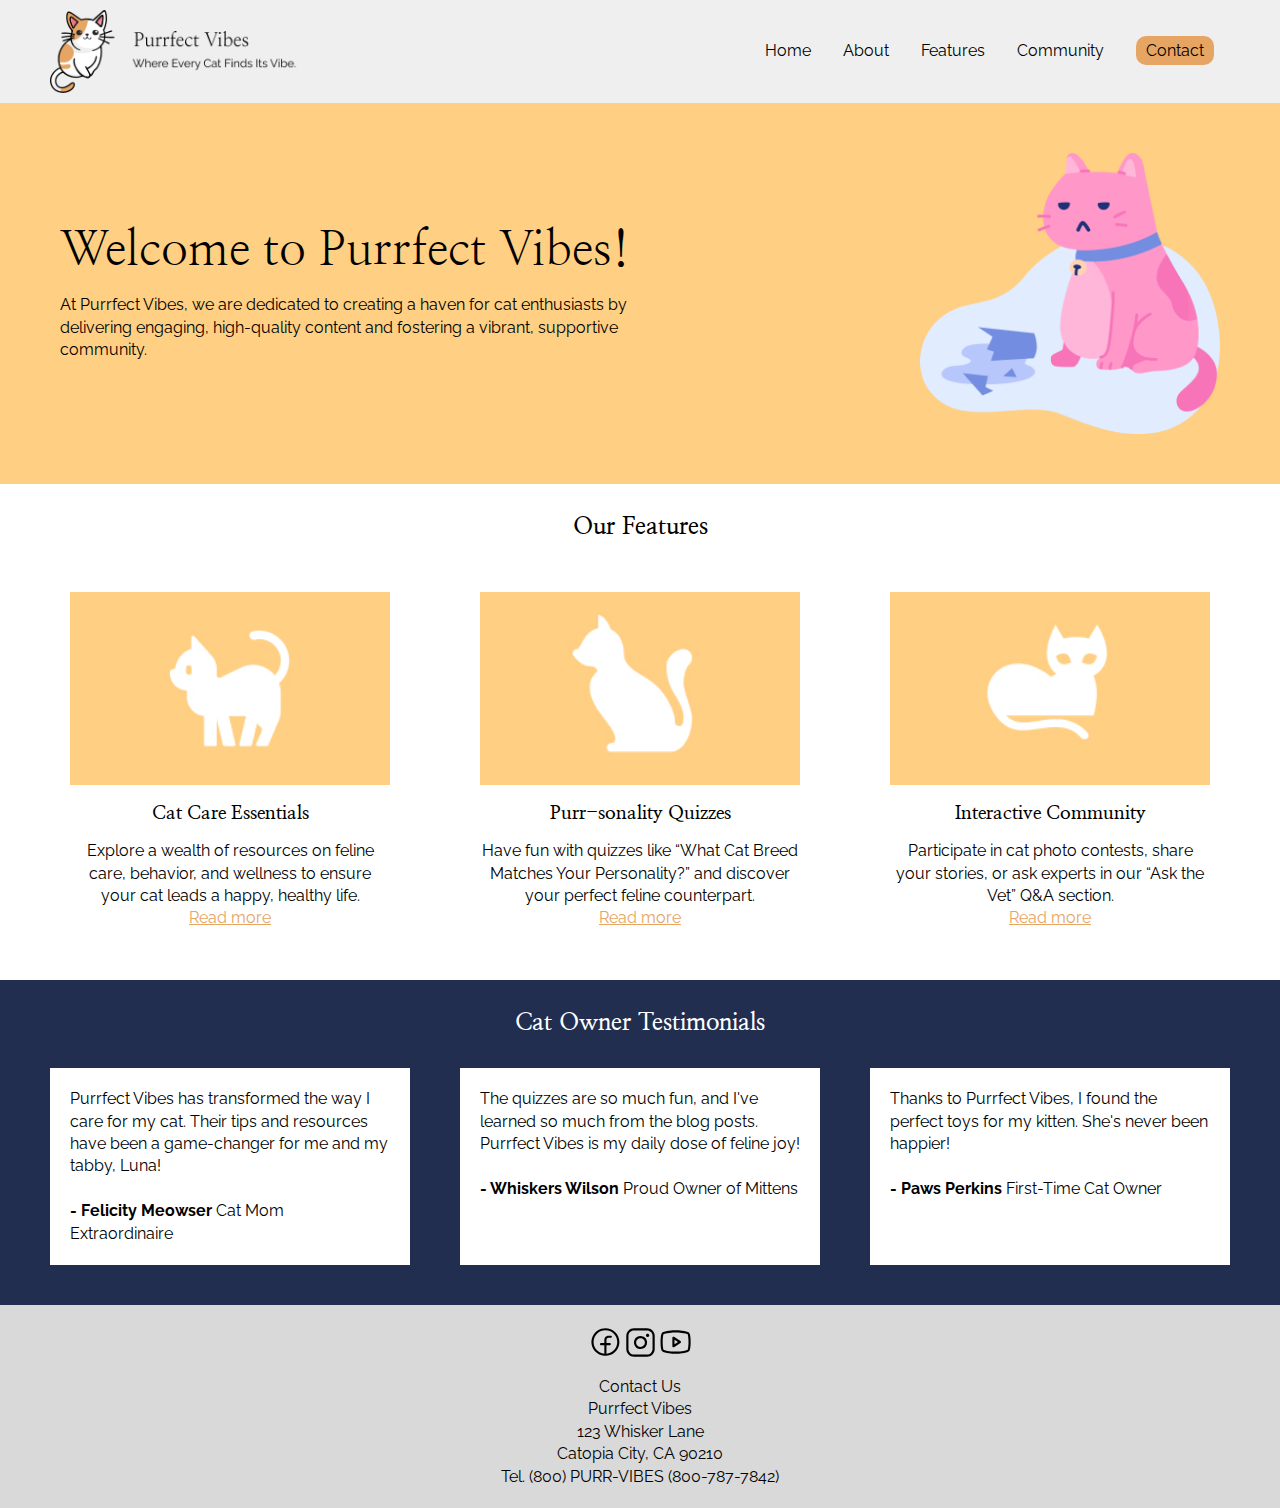
<file: beginning/index.html>
<!DOCTYPE html>
<html lang="en">
<head>
    <meta charset="utf-8">
    <meta name="viewport" content="width=device-width, initial-scale=1.0">
    <link rel="apple-touch-icon" sizes="180x180" href="images/favicons/apple-touch-icon.png">
    <link rel="icon" type="image/png" sizes="32x32" href="images/favicons/favicon-32x32.png">
    <link rel="icon" type="image/png" sizes="16x16" href="images/favicons/favicon-16x16.png">
    <link rel="manifest" href="images/favicons/site.webmanifest">
    <link rel="preconnect" href="https://fonts.googleapis.com">
    <link rel="preconnect" href="https://fonts.gstatic.com" crossorigin>
    <link href="https://fonts.googleapis.com/css2?family=Nanum+Myeongjo&family=Raleway:ital,wght@0,100..900;1,100..900&display=swap" rel="stylesheet">
    <title>Welcome to Purrfect Vibes!</title>
    <link rel="stylesheet" href="css/reset.css">
    <link rel="stylesheet" href="css/styles.css">
    <script src="https://code.jquery.com/jquery-3.6.0.min.js"></script>
    <script src="scripts.js" defer></script>
</head>
<body>
    <div id="top"></div>
    <header>
        <div class="container">
            <a href="index.html"><img src="images/logo.png" alt="logo"></a>
            <input type="checkbox" class="navToggler" id="navToggler">
            <nav>
                <ul>
                    <li><a href="index.html">Home</a></li>
                    <li><a href="about.html">About</a></li>
                    <li><a href="features.html">Features</a>
                        <ul class="sub-menu">
                            <li><a href="features.html#cat-care">Cat Care</a></li>
                            <li><a href="features.html#quizzes">Quizzes</a></li>
                            <li><a href="features.html#community">Community</a></li>
                        </ul>
                    </li>
                    <li><a href="community.html">Community</a></li>
                    <li><a href="contact.html" class="button">Contact</a></li>
                </ul>
            </nav>
            <label for="navToggler" class="navTogglerMenu" name="navToggler">
                <img src="images/menu.svg" class="menuOpen" alt="menu">
                <img src="images/x.svg" class="menuClose" alt="close">
            </label>
        </div>
    </header>
    <section class="hero">
        <div class="container">
            <div class="hero-text">
                <h1>Welcome to Purrfect Vibes!</h1>
                <p>At Purrfect Vibes, we are dedicated to creating a haven for cat enthusiasts by delivering engaging, high-quality content and fostering a vibrant, supportive community.</p>
            </div>
            <img src="images/hero-cat.png" alt="">
        </div>
    </section>
    <section class="features container">
        <h2>Our Features</h2>
        <div class="feature-container">
            <div class="feature-block">
                <img src="images/cat-care.jpg" alt="cat care">
                <h3>Cat Care Essentials</h3>
                <p>Explore a wealth of resources on feline care, behavior, and wellness to ensure your cat leads a happy, healthy life.</p>
                <a href="#">Read more</a>
            </div>
            <div class="feature-block">
                <img src="images/cat-quizzes.jpg" alt="cat quizzes">
                <h3>Purr-sonality Quizzes</h3>
                <p>Have fun with quizzes like “What Cat Breed Matches Your Personality?” and discover your perfect feline counterpart.</p>
                <a href="#">Read more</a>
            </div>
            <div class="feature-block">
                <img src="images/cat-community.jpg" alt="cat community">
                <h3>Interactive Community</h3>
                <p>Participate in cat photo contests, share your stories, or ask experts in our “Ask the Vet” Q&A section.</p>
                <a href="#">Read more</a>
            </div>
        </div>
    </section>
    <section class="testimonials">
        <div class="container">
            <h2>Cat Owner Testimonials</h2>
            <div class="testimonial-container">
                <div class="testimonial-block">
                    Purrfect Vibes has transformed the way I care for my cat. Their tips and resources have been a game-changer for me and my tabby, Luna!<br><br>
                    <strong>- Felicity Meowser</strong>
                    Cat Mom Extraordinaire
                </div>
                <div class="testimonial-block">
                    The quizzes are so much fun, and I've learned so much from the blog posts. Purrfect Vibes is my daily dose of feline joy!<br><br>
                    <strong>- Whiskers Wilson</strong>
                    Proud Owner of Mittens
                </div>
                <div class="testimonial-block">
                    Thanks to Purrfect Vibes, I found the perfect toys for my kitten. She's never been happier!<br><br>
                    <strong>- Paws Perkins</strong>
                    First-Time Cat Owner
                </div>
            </div>
        </div>
    </section>
    <div>
        <a href="#top" id="topBtn">Back to Top</a>
    </div>
    <footer>
        <div>
            <a href="#"><img src="images/facebook.svg" alt="Facebook"></a>
            <a href="#"><img src="images/instagram.svg" alt="Instagram"></a>
            <a href="#"><img src="images/youtube.svg" alt="Youtube"></a>
        </div>
        <p>
            Contact Us<br>
            Purrfect Vibes<br>
            123 Whisker Lane<br>
            Catopia City, CA 90210<br>
            Tel. (800) PURR-VIBES (800-787-7842)<br>
        </p>
    </footer>
</body>
</html>
</file>
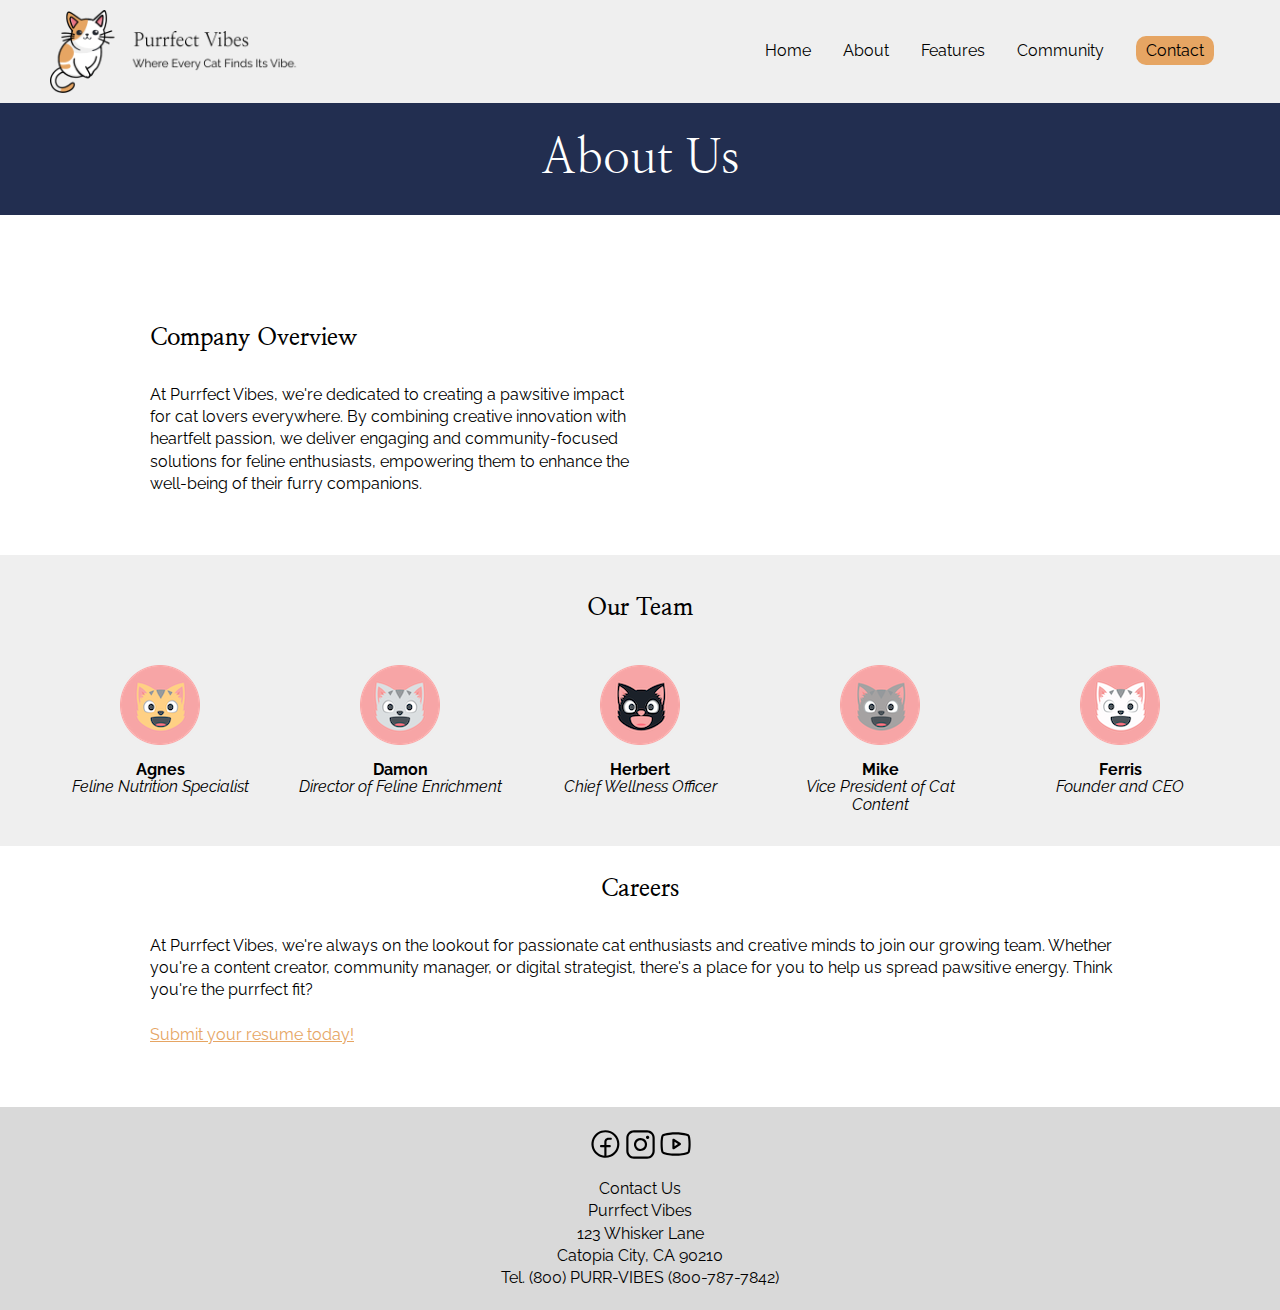
<file: beginning/about.html>
<!DOCTYPE html>
<html lang="en">
<head>
    <meta charset="utf-8">
    <meta name="viewport" content="width=device-width, initial-scale=1.0">
    <link rel="apple-touch-icon" sizes="180x180" href="images/favicons/apple-touch-icon.png">
    <link rel="icon" type="image/png" sizes="32x32" href="images/favicons/favicon-32x32.png">
    <link rel="icon" type="image/png" sizes="16x16" href="images/favicons/favicon-16x16.png">
    <link rel="manifest" href="images/favicons/site.webmanifest">
    <link rel="preconnect" href="https://fonts.googleapis.com">
    <link rel="preconnect" href="https://fonts.gstatic.com" crossorigin>
    <link href="https://fonts.googleapis.com/css2?family=Nanum+Myeongjo&family=Raleway:ital,wght@0,100..900;1,100..900&display=swap" rel="stylesheet">
    <link rel="stylesheet" href="https://cdnjs.cloudflare.com/ajax/libs/font-awesome/6.5.1/css/all.min.css">
    <title>About Purrfect Vibes</title>
    <link rel="stylesheet" href="css/reset.css">
    <link rel="stylesheet" href="css/styles.css">
    <script src="https://code.jquery.com/jquery-3.6.0.min.js"></script>
    <script src="scripts.js" defer></script>
</head>
<body class="about">
    <div id="top"></div>
    <header>
        <div class="container">
            <a href="index.html"><img src="images/logo.png" alt="logo"></a>
            <input type="checkbox" class="navToggler" id="navToggler">
            <nav>
                <ul>
                    <li><a href="index.html">Home</a></li>
                    <li><a href="about.html">About</a></li>
                    <li><a href="features.html">Features</a>
                        <ul class="sub-menu">
                            <li><a href="features.html#cat-care">Cat Care</a></li>
                            <li><a href="features.html#quizzes">Quizzes</a></li>
                            <li><a href="features.html#community">Community</a></li>
                        </ul>
                    </li>
                    <li><a href="community.html">Community</a></li>
                    <li><a href="contact.html" class="button">Contact</a></li>
                </ul>
            </nav>
            <label for="navToggler" class="navTogglerMenu" name="navToggler">
                <img src="images/menu.svg" class="menuOpen" alt="menu">
                <img src="images/x.svg" class="menuClose" alt="close">
            </label>
        </div>
    </header>
    <section class="title">
        <div class="container">
            <h1>About Us</h1>
        </div>
    </section>
    <section class="container">
        <div class="overview-container">
            <div>
                <h2>Company Overview</h2>
                <p>At Purrfect Vibes, we're dedicated to creating a pawsitive impact for cat lovers everywhere. By combining creative innovation with heartfelt passion, we deliver engaging and community-focused solutions for feline enthusiasts, empowering them to enhance the well-being of their furry companions.</p>
            </div>
            <div>
                <div class="video-container"><iframe src="https://www.youtube.com/embed/sI8NsYIyQ2A?si=wf94BvNOsV6cx9m4" title="YouTube video player" frameborder="0" allow="accelerometer; autoplay; clipboard-write; encrypted-media; gyroscope; picture-in-picture; web-share" referrerpolicy="strict-origin-when-cross-origin" allowfullscreen></iframe></div>
            </div>
        </div>
    </section>
    <section>
        <div class="light-grey-bg">
            <h2>Our Team</h2>
            <div class="about-container container">
                <!-- Agnes -->
                <div class="about-block">
                    <button class="open-modal-btn" data-target="#agnes-modal">
                        <img src="images/head-agnes.png" alt="Agnes" />
                        <p>
                            <strong>Agnes</strong><br>
                            <em>Feline Nutrition Specialist</em>
                        </p>
                    </button>
                </div>
                <!-- Damon -->
                <div class="about-block">
                    <button class="open-modal-btn" data-target="#damon-modal">
                        <img src="images/head-damon.png" alt="Damon" />
                        <p>
                            <strong>Damon</strong><br>
                            <em>Director of Feline Enrichment</em>
                        </p>
                    </button>
                </div>
                <!-- Herbert -->
                <div class="about-block">
                    <button class="open-modal-btn" data-target="#herbert-modal">
                        <img src="images/head-herbert.png" alt="Herbert" />
                        <p>
                            <strong>Herbert</strong><br>
                            <em>Chief Wellness Officer</em>
                        </p>
                    </button>
                </div>
                <!-- Mike -->
                <div class="about-block">
                    <button class="open-modal-btn" data-target="#mike-modal">
                        <img src="images/head-mike.png" alt="Mike" />
                        <p>
                            <strong>Mike</strong><br>
                            <em>Vice President of Cat Content</em>
                        </p>
                    </button>
                </div>
                <!-- Ferris -->
                <div class="about-block">
                    <button class="open-modal-btn" data-target="#ferris-modal">
                        <img src="images/head-ferris.png" alt="Ferris" />
                        <p>
                            <strong>Ferris</strong><br>
                            <em>Founder and CEO</em>
                        </p>
                    </button>
                </div>
            </div>
            
        </div>
        <!-- Modals -->
        <div id="agnes-modal" class="modal">
            <div class="modal-content">
                <h3>Agnes</h3>
                <p>
                    Agnes brings a wealth of expertise in feline dietary health, helping cat owners make informed decisions about their pets' nutrition. From crafting guides on balanced diets to highlighting the best treats, she ensures every feline fan has the tools to keep their cats healthy and happy.
                </p>
                <a href="#" class="close-btn"><i class="fa-solid fa-xmark"></i></a>
            </div>
        </div>
        
        <div id="damon-modal" class="modal">
            <div class="modal-content">
                <h3>Damon</h3>
                <p>
                    Damon leads the way in creating engaging and enriching content for both cats and their humans. He spearheads interactive features like quizzes, product reviews, and playtime tips, ensuring our audience can build meaningful connections with their furry friends.
                </p>
                <a href="#" class="close-btn"><i class="fa-solid fa-xmark"></i></a>
            </div>
        </div>
        
        <div id="herbert-modal" class="modal">
            <div class="modal-content">
                <h3>Herbert</h3>
                <p>
                    Herbert oversees all things related to feline health and well-being. From behavior guides to wellness tips, his focus is on empowering cat parents with resources to provide the best care for their companions.
                </p>
                <a href="#" class="close-btn"><i class="fa-solid fa-xmark"></i></a>
            </div>
        </div>
        
        <div id="mike-modal" class="modal">
            <div class="modal-content">
                <h3>Mike</h3>
                <p>
                    Mike is the driving force behind Purrfect Vibes' engaging blog posts, memes, and educational articles. His creative direction ensures our platform strikes the perfect balance of entertainment and information, keeping our audience coming back for more.
                </p>
                <a href="#" class="close-btn"><i class="fa-solid fa-xmark"></i></a>
            </div>
        </div>
        
        <div id="ferris-modal" class="modal">
            <div class="modal-content">
                <h3>Ferris</h3>
                <p>
                    Ferris founded Purrfect Vibes with a vision to bring together a community of cat lovers. As a lifelong feline enthusiast, Ferris is dedicated to providing a platform that educates, entertains, and inspires. Under Ferris's leadership, Purrfect Vibes continues to grow as the ultimate destination for all things cat-related.
                </p>
                <a href="#" class="close-btn"><i class="fa-solid fa-xmark"></i></a>
            </div>
        </div>        
    </section>
    <section class="container small careers-container">
        <h2>Careers</h2>
        <p>At Purrfect Vibes, we're always on the lookout for passionate cat enthusiasts and creative minds to join our growing team. Whether you're a content creator, community manager, or digital strategist, there's a place for you to help us spread pawsitive energy. Think you're the purrfect fit?<br><br>
            <a href="mailto:hr@purrfectvibes.com?subject=MY RESUME&cc=herbert@purrfectvibes.com">Submit your resume today!</a></p>
    </section>
    <div>
        <a href="#top" id="topBtn">Back to Top</a>
    </div>

    <footer>
        <div>
            <a href="#"><img src="images/facebook.svg" alt="Facebook"></a>
            <a href="#"><img src="images/instagram.svg" alt="Instagram"></a>
            <a href="#"><img src="images/youtube.svg" alt="Youtube"></a>
        </div>
        <p>
            Contact Us<br>
            Purrfect Vibes<br>
            123 Whisker Lane<br>
            Catopia City, CA 90210<br>
            Tel. (800) PURR-VIBES (800-787-7842)<br>
        </p>
    </footer>
</body>
</html>
</file>
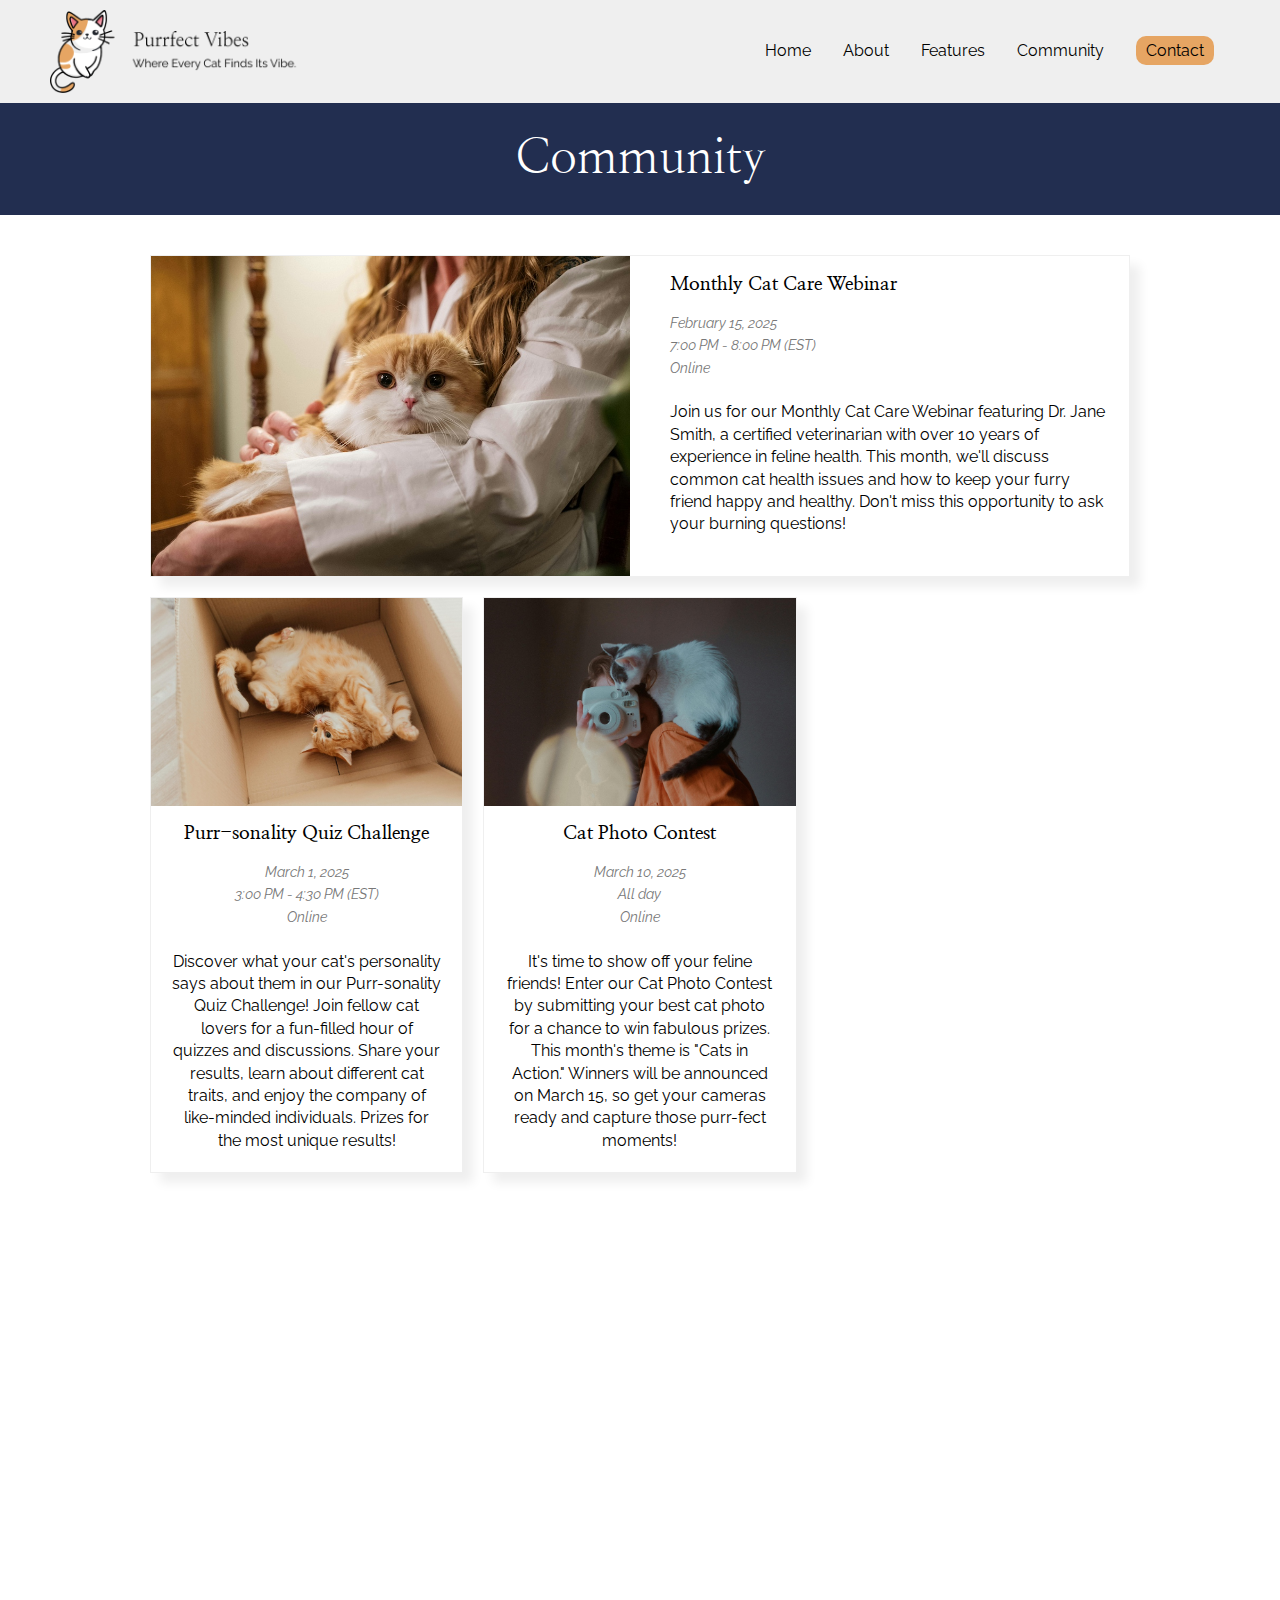
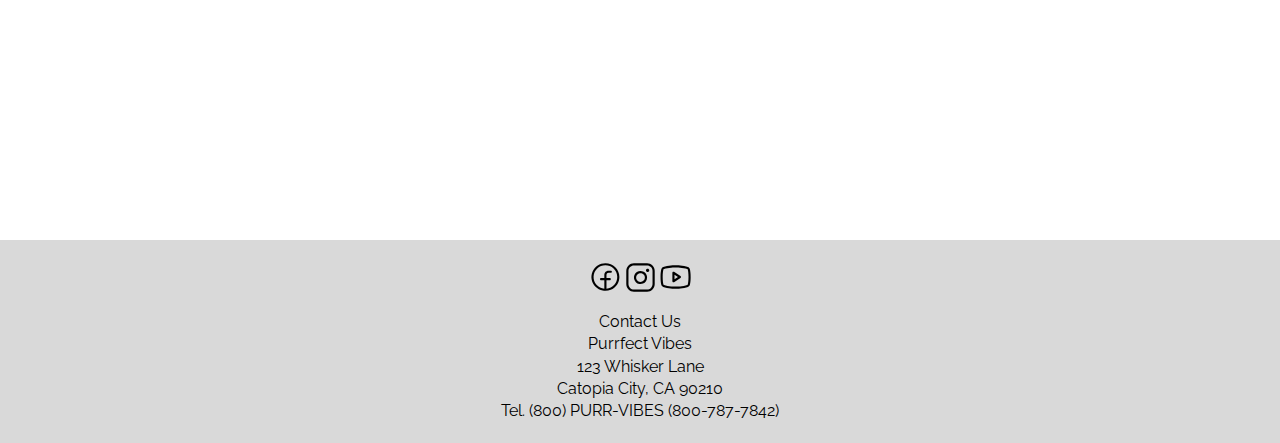
<file: beginning/community.html>
<!DOCTYPE html>
<html lang="en">
<head>
    <meta charset="utf-8">
    <meta name="viewport" content="width=device-width, initial-scale=1.0">
    <link rel="apple-touch-icon" sizes="180x180" href="images/favicons/apple-touch-icon.png">
    <link rel="icon" type="image/png" sizes="32x32" href="images/favicons/favicon-32x32.png">
    <link rel="icon" type="image/png" sizes="16x16" href="images/favicons/favicon-16x16.png">
    <link rel="manifest" href="images/favicons/site.webmanifest">
    <link rel="preconnect" href="https://fonts.googleapis.com">
    <link rel="preconnect" href="https://fonts.gstatic.com" crossorigin>
    <link href="https://fonts.googleapis.com/css2?family=Nanum+Myeongjo&family=Raleway:ital,wght@0,100..900;1,100..900&display=swap" rel="stylesheet">
    <title>Purrfect Vibes Community Events</title>
    <link rel="stylesheet" href="css/reset.css">
    <link rel="stylesheet" href="css/styles.css">
    <script src="https://code.jquery.com/jquery-3.6.0.min.js"></script>
    <script src="scripts.js" defer></script>
</head>
<body>
    <div id="top"></div>
    <header>
        <div class="container">
            <a href="index.html"><img src="images/logo.png" alt="logo"></a>
            <input type="checkbox" class="navToggler" id="navToggler">
            <nav>
                <ul>
                    <li><a href="index.html">Home</a></li>
                    <li><a href="about.html">About</a></li>
                    <li><a href="features.html">Features</a>
                        <ul class="sub-menu">
                            <li><a href="features.html#cat-care">Cat Care</a></li>
                            <li><a href="features.html#quizzes">Quizzes</a></li>
                            <li><a href="features.html#community">Community</a></li>
                        </ul>
                    </li>
                    <li><a href="community.html">Community</a></li>
                    <li><a href="contact.html" class="button">Contact</a></li>
                </ul>
            </nav>
            <label for="navToggler" class="navTogglerMenu" name="navToggler">
                <img src="images/menu.svg" class="menuOpen" alt="menu">
                <img src="images/x.svg" class="menuClose" alt="close">
            </label>
        </div>
    </header>
<section class="title">
    <div class="container">
        <h1>Community</h1>
    </div>
</section>
<section class="community container">
    <div class="event-block featured">
        <img src="images/event-cat-care.jpg" alt="cat care">
        <h3>Monthly Cat Care Webinar</h3>
        <p><span>February 15, 2025</span><br>
            <span>7:00 PM - 8:00 PM (EST)<br>
            Online</span><br><br>
            Join us for our Monthly Cat Care Webinar featuring Dr. Jane Smith, a certified veterinarian with over 10 years of experience in feline health. This month, we'll discuss common cat health issues and how to keep your furry friend happy and healthy. Don't miss this opportunity to ask your burning questions!</p>
    </div>
    <div class="event-block">
        <img src="images/event-cat-quiz.jpg" alt="cat quizzes">
        <h3>Purr-sonality Quiz Challenge</h3>
        <p><span>March 1, 2025</span><br>
            <span>3:00 PM - 4:30 PM (EST)<br>
            Online</span><br><br>
            Discover what your cat's personality says about them in our Purr-sonality Quiz Challenge! Join fellow cat lovers for a fun-filled hour of quizzes and discussions. Share your results, learn about different cat traits, and enjoy the company of like-minded individuals. Prizes for the most unique results!</p>
    </div>
    <div class="event-block">
        <img src="images/event-cat-photo.jpg" alt="cat community">
        <h3>Cat Photo Contest</h3>
        <p><span>March 10, 2025</span><br>
            <span>All day<br>
            Online</span><br><br>
            It's time to show off your feline friends! Enter our Cat Photo Contest by submitting your best cat photo for a chance to win fabulous prizes. This month's theme is "Cats in Action." Winners will be announced on March 15, so get your cameras ready and capture those purr-fect moments!</p>
    </div>
</section>
<section class="container">
    <iframe src="https://calendar.google.com/calendar/embed?src=1a56773061dbff187e34b02e4ad52b19a52dd9ac9e2d96ef49cbe79ec0183ceb%40group.calendar.google.com&ctz=America%2FLos_Angeles" style="border: 0" width="100%" height="600" frameborder="0" scrolling="no"></iframe>
</section>
<div>
    <a href="#top" id="topBtn">Back to Top</a>
</div>
<footer>
    <div>
        <a href="#"><img src="images/facebook.svg" alt="Facebook"></a>
        <a href="#"><img src="images/instagram.svg" alt="Instagram"></a>
        <a href="#"><img src="images/youtube.svg" alt="Youtube"></a>
    </div>
    <p>
        Contact Us<br>
        Purrfect Vibes<br>
        123 Whisker Lane<br>
        Catopia City, CA 90210<br>
        Tel. (800) PURR-VIBES (800-787-7842)<br>
    </p>
</footer>
</body>
</html>
</file>
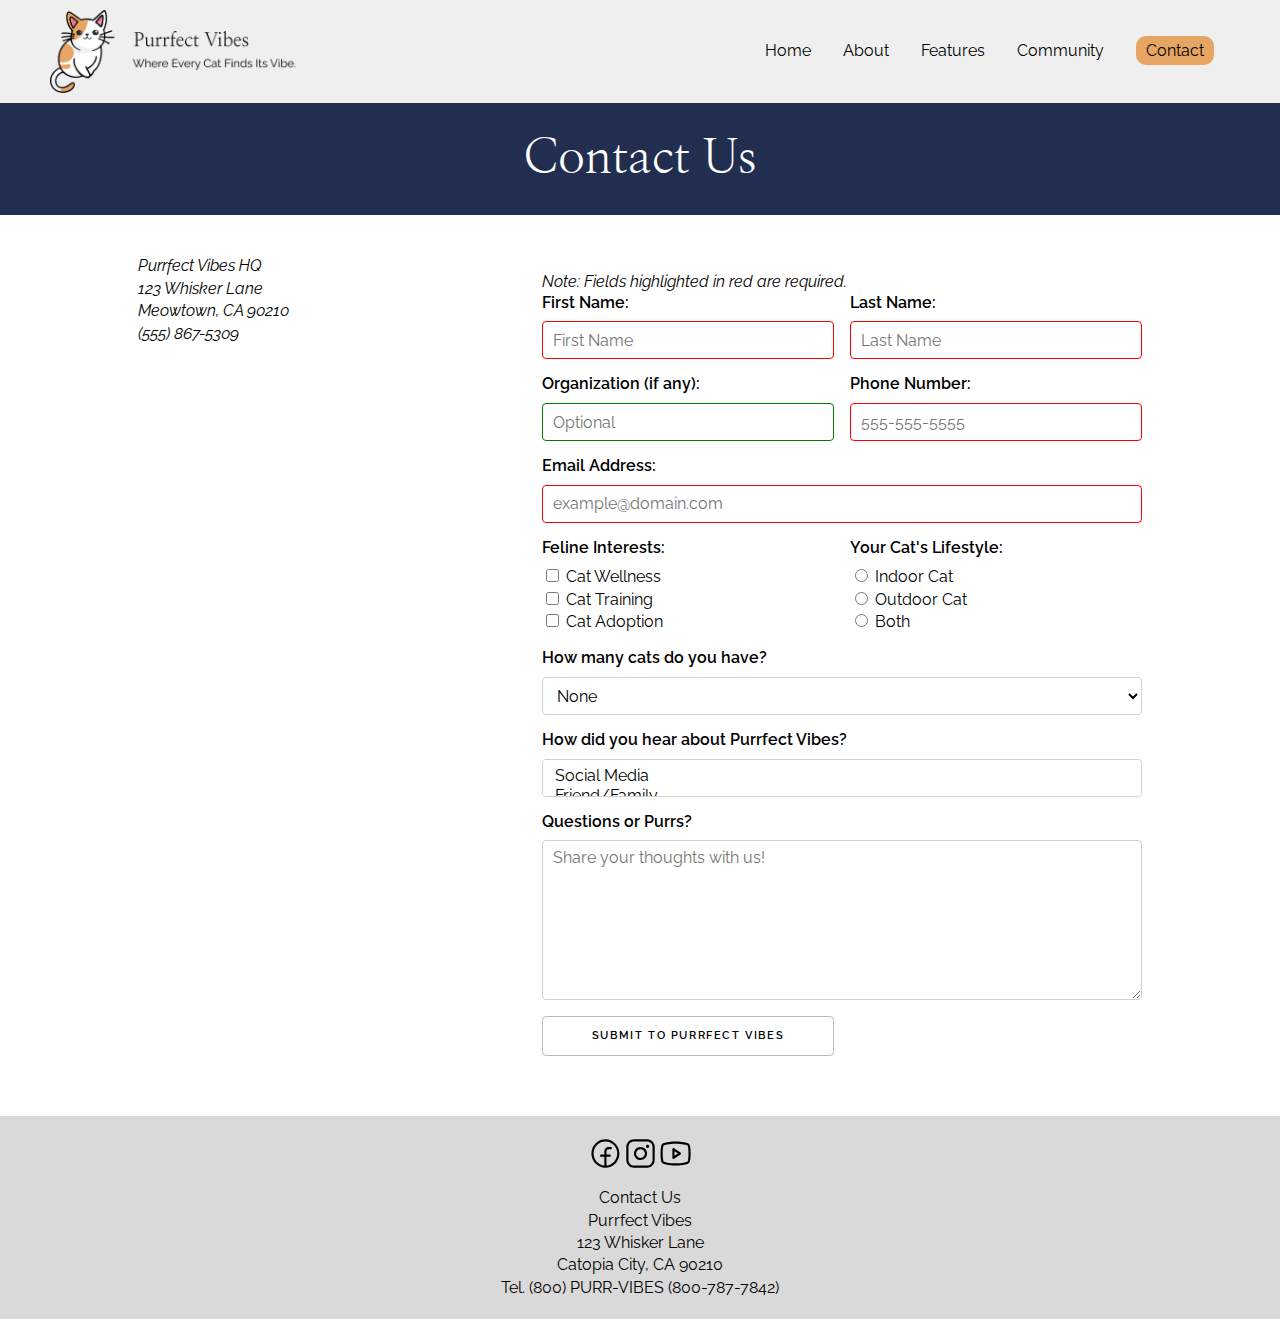
<file: beginning/contact.html>
<!DOCTYPE html>
<html lang="en">
<head>
    <meta charset="utf-8">
    <meta name="viewport" content="width=device-width, initial-scale=1.0">
    <link rel="apple-touch-icon" sizes="180x180" href="images/favicons/apple-touch-icon.png">
    <link rel="icon" type="image/png" sizes="32x32" href="images/favicons/favicon-32x32.png">
    <link rel="icon" type="image/png" sizes="16x16" href="images/favicons/favicon-16x16.png">
    <link rel="manifest" href="images/favicons/site.webmanifest">
    <link rel="preconnect" href="https://fonts.googleapis.com">
    <link rel="preconnect" href="https://fonts.gstatic.com" crossorigin>
    <link href="https://fonts.googleapis.com/css2?family=Nanum+Myeongjo&family=Raleway:ital,wght@0,100..900;1,100..900&display=swap" rel="stylesheet">
    <title>Contact Purrfect Vibes</title>
    <link rel="stylesheet" href="css/reset.css">
    <link rel="stylesheet" href="css/styles.css">
    <script src="https://code.jquery.com/jquery-3.6.0.min.js"></script>
    <script src="scripts.js" defer></script>
</head>
<body>
    <header>
        <div class="container">
            <a href="index.html"><img src="images/logo.png" alt="logo"></a>
            <input type="checkbox" class="navToggler" id="navToggler">
            <nav>
                <ul>
                    <li><a href="index.html">Home</a></li>
                    <li><a href="about.html">About</a></li>
                    <li><a href="features.html">Features</a>
                        <ul class="sub-menu">
                            <li><a href="features.html#cat-care">Cat Care</a></li>
                            <li><a href="features.html#quizzes">Quizzes</a></li>
                            <li><a href="features.html#community">Community</a></li>
                        </ul>
                    </li>
                    <li><a href="community.html">Community</a></li>
                    <li><a href="contact.html" class="button">Contact</a></li>
                </ul>
            </nav>
            <label for="navToggler" class="navTogglerMenu" name="navToggler">
                <img src="images/menu.svg" class="menuOpen" alt="menu">
                <img src="images/x.svg" class="menuClose" alt="close">
            </label>
        </div>
    </header>
    <div id="top"></div>
    <section class="title">
        <div class="container">
            <h1>Contact Us</h1>
        </div>
    </section>
    <section class="container">
        <div class="contact-container">
            <div class="address-container">
                <address>
                    Purrfect Vibes HQ<br>
                    123 Whisker Lane<br>
                    Meowtown, CA 90210<br>
                    (555) 867-5309
                </address>
                <iframe src="https://www.google.com/maps/embed?pb=!1m18!1m12!1m3!1d429155.65857764304!2d-117.43811264109726!3d32.82463122394523!2m3!1f0!2f0!3f0!3m2!1i1024!2i768!4f13.1!3m3!1m2!1s0x80d9530fad921e4b%3A0xd3a21fdfd15df79!2sSan%20Diego%2C%20CA!5e0!3m2!1sen!2sus!4v1737656035689!5m2!1sen!2sus" width="100%" height="450" style="border:0;" allowfullscreen="" loading="lazy" referrerpolicy="no-referrer-when-downgrade"></iframe>
            </div>
            <div class="form-container">
                <p><em>Note: Fields highlighted in red are required.</em></p>
                <form action="" method="post">
                    <div class="form-group">
                        <label>First Name:</label>
                        <input type="text" name="fname" maxlength="30" required placeholder="First Name">
                    </div>
                    <div class="form-group">
                        <label>Last Name:</label>
                        <input type="text" name="lname" maxlength="30" required placeholder="Last Name">
                    </div>
                    <div class="form-group">
                        <label>Organization (if any):</label>
                        <input type="text" name="organization" maxlength="30" placeholder="Optional">
                    </div>
                    <div class="form-group">
                        <label>Phone Number:</label>
                        <input type="tel" name="phonenumber" maxlength="20" pattern="\d{3}[-]\d{3}[-]\d{4}" required title="Ex: 555-555-5555" placeholder="555-555-5555">
                    </div>
                    <div class="form-group full-width">
                        <label>Email Address:</label>
                        <input type="email" name="email" maxlength="30" autocomplete="email" required placeholder="example@domain.com">
                    </div>
                    <div class="form-group">
                        <label>Feline Interests:</label>
                        <div class="inline-checkbox">
                            <input type="checkbox" name="interest" id="wellness" value="Cat Wellness">
                            <label for="wellness">Cat Wellness</label>
                        </div>
                        <div class="inline-checkbox">
                            <input type="checkbox" name="interest" id="training" value="Cat Training"> 
                            <label for="training">Cat Training</label>
                        </div>
                        <div class="inline-checkbox">
                            <input type="checkbox" name="interest" id="adoption" value="Cat Adoption">
                            <label for="adoption">Cat Adoption</label>
                        </div>
                    </div>
                    <div class="form-group">
                        <label>Your Cat's Lifestyle:</label>
                        <div class="inline-checkbox">
                            <input type="radio" name="lifestyle" id="indoor" value="Indoor">
                            <label for="indoor">Indoor Cat</label>
                        </div>
                        <div class="inline-checkbox">
                            <input type="radio" name="lifestyle" id="outdoor" value="Outdoor">
                            <label for="outdoor">Outdoor Cat</label>
                        </div>
                        <div class="inline-checkbox">
                            <input type="radio" name="lifestyle" id="both" value="Both">
                            <label for="both">Both</label>
                        </div>
                    </div>
                    <div class="form-group full-width">
                        <label>How many cats do you have?</label>
                        <select name="catcount">
                            <option value="0">None</option>
                            <option value="1">1</option>
                            <option value="2-3">2-3</option>
                            <option value="4+">4 or more</option>
                        </select>
                    </div>
                    <div class="form-group full-width">
                        <label>How did you hear about Purrfect Vibes?</label>
                        <select name="hearaboutus" multiple size="5">
                            <option value="Social Media">Social Media</option>
                            <option value="Friend/Family">Friend/Family</option>
                            <option value="Pet Store">Pet Store</option>
                            <option value="Internet Search">Internet Search</option>
                            <option value="Other">Other</option>
                        </select>
                    </div>
                    <div class="form-group full-width">
                        <label>Questions or Purrs?</label> 
                        <textarea name="comments" maxlength="500" placeholder="Share your thoughts with us!"></textarea>
                    </div>
                    <input type="submit" value="Submit to Purrfect Vibes">
                </form>
            </div>
        </div>
    </section>
    <div>
        <a href="#top" id="topBtn">Back to Top</a>
    </div>
    <footer>
        <div>
            <a href="#"><img src="images/facebook.svg" alt="Facebook"></a>
            <a href="#"><img src="images/instagram.svg" alt="Instagram"></a>
            <a href="#"><img src="images/youtube.svg" alt="Youtube"></a>
        </div>
        <p>
            Contact Us<br>
            Purrfect Vibes<br>
            123 Whisker Lane<br>
            Catopia City, CA 90210<br>
            Tel. (800) PURR-VIBES (800-787-7842)<br>
        </p>
    </footer>
</body>
</html>
</file>
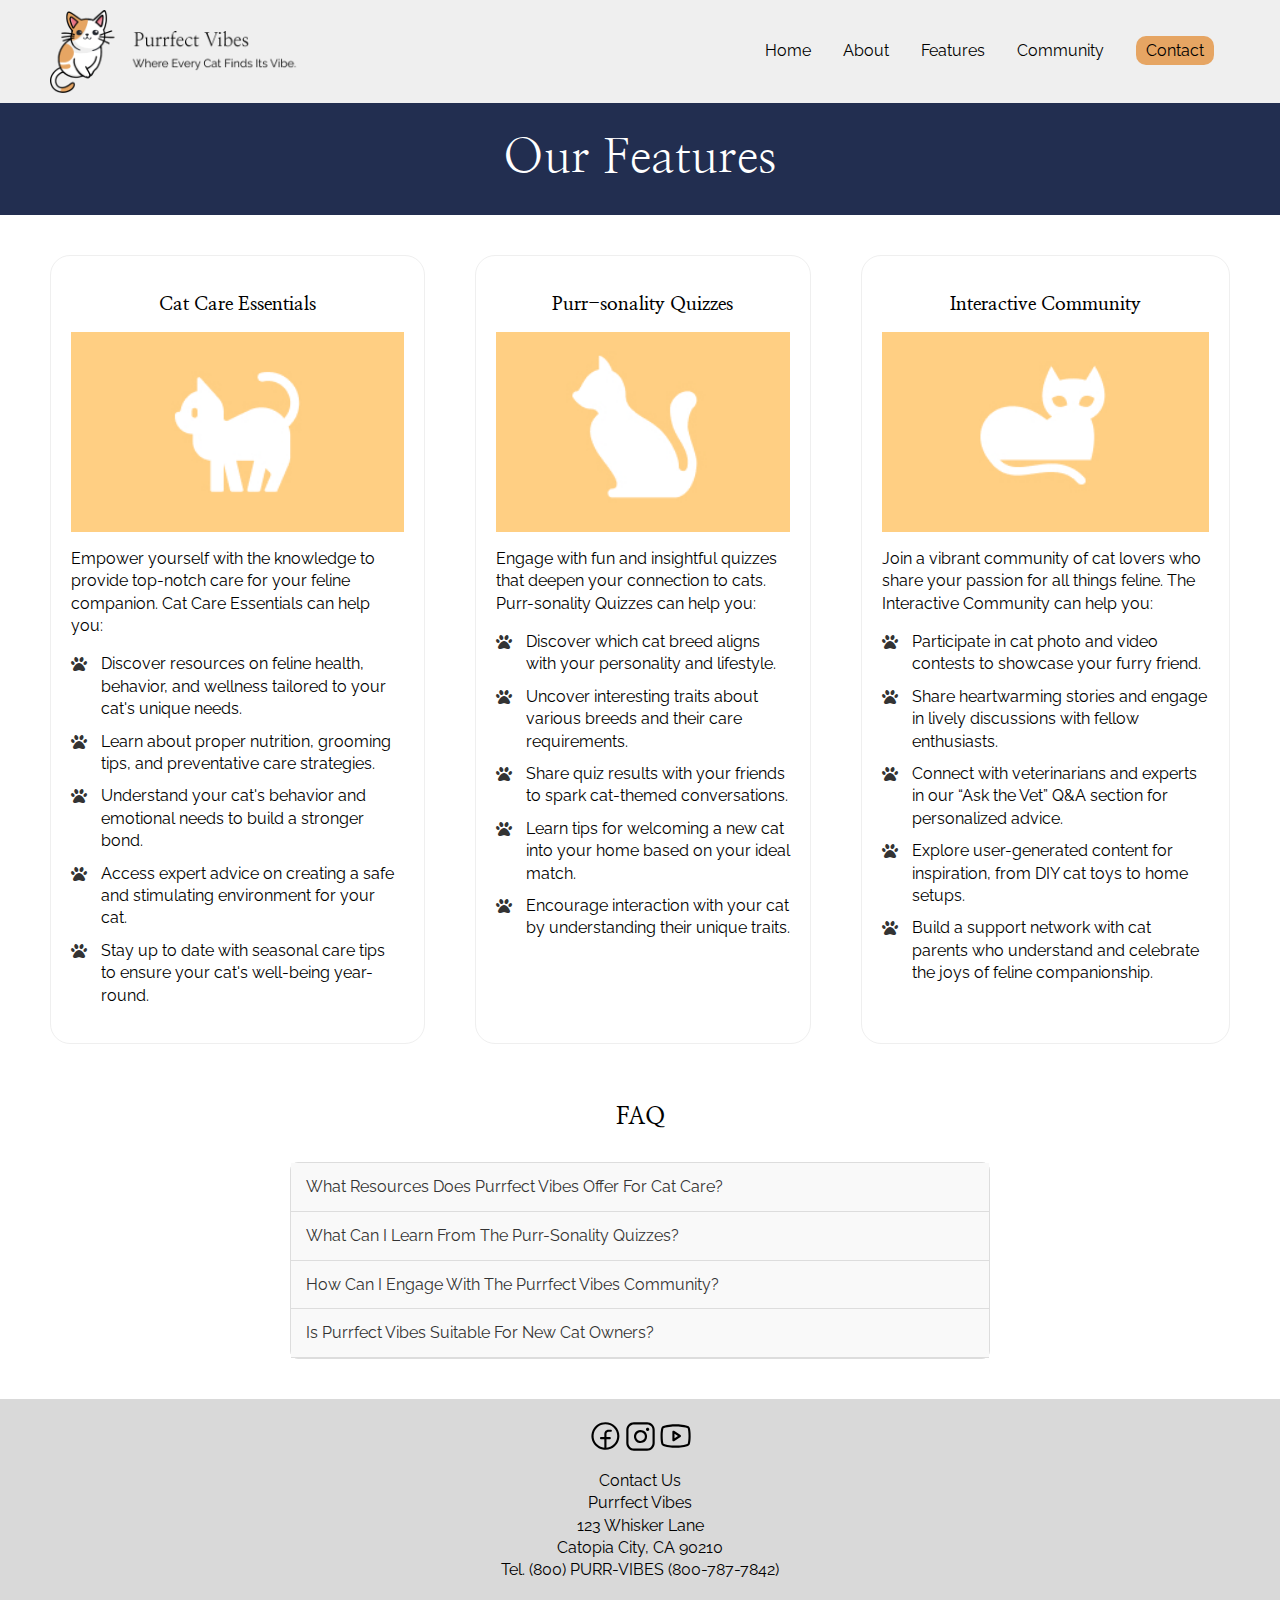
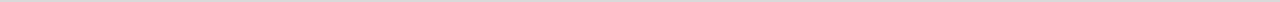
<file: beginning/features.html>
<!DOCTYPE html>
<html lang="en">
<head>
    <meta charset="utf-8">
    <meta name="viewport" content="width=device-width, initial-scale=1.0">
    <link rel="apple-touch-icon" sizes="180x180" href="images/favicons/apple-touch-icon.png">
    <link rel="icon" type="image/png" sizes="32x32" href="images/favicons/favicon-32x32.png">
    <link rel="icon" type="image/png" sizes="16x16" href="images/favicons/favicon-16x16.png">
    <link rel="manifest" href="images/favicons/site.webmanifest">
    <link rel="preconnect" href="https://fonts.googleapis.com">
    <link rel="preconnect" href="https://fonts.gstatic.com" crossorigin>
    <link href="https://fonts.googleapis.com/css2?family=Nanum+Myeongjo&family=Raleway:ital,wght@0,100..900;1,100..900&display=swap" rel="stylesheet">
    <link rel="stylesheet" href="https://cdnjs.cloudflare.com/ajax/libs/font-awesome/6.5.1/css/all.min.css">
    <title>Purrfect Vibes Features</title>
    <link rel="stylesheet" href="css/reset.css">
    <link rel="stylesheet" href="css/styles.css">
    <script src="https://code.jquery.com/jquery-3.6.0.min.js"></script>
    <script src="scripts.js" defer></script>
</head>
<body class="features">
    <header>
        <div class="container">
            <a href="index.html"><img src="images/logo.png" alt="logo"></a>
            <input type="checkbox" class="navToggler" id="navToggler">
            <nav>
                <ul>
                    <li><a href="index.html">Home</a></li>
                    <li><a href="about.html">About</a></li>
                    <li><a href="features.html">Features</a>
                        <ul class="sub-menu">
                            <li><a href="features.html#cat-care">Cat Care</a></li>
                            <li><a href="features.html#quizzes">Quizzes</a></li>
                            <li><a href="features.html#community">Community</a></li>
                        </ul>
                    </li>
                    <li><a href="community.html">Community</a></li>
                    <li><a href="contact.html" class="button">Contact</a></li>
                </ul>
            </nav>
            <label for="navToggler" class="navTogglerMenu" name="navToggler">
                <img src="images/menu.svg" class="menuOpen" alt="menu">
                <img src="images/x.svg" class="menuClose" alt="close">
            </label>
        </div>
    </header>
    <div id="top"></div>
    <section class="title">
        <div class="container">
            <h1>Our Features</h1>
        </div>
    </section>
    <section class="container">
        <div class="feature-container">
            <div class="feature-page-block" id="cat-care">
                <h3>Cat Care Essentials</h3>
                <p><img src="images/cat-care.jpg" alt="cat care"/></p>
                <p>Empower yourself with the knowledge to provide top-notch care for your feline companion. Cat Care Essentials can help you:</p>
                <ul class="paw-list">
                    <li>Discover resources on feline health, behavior, and wellness tailored to your cat's unique needs.</li>
                    <li>Learn about proper nutrition, grooming tips, and preventative care strategies.</li>
                    <li>Understand your cat's behavior and emotional needs to build a stronger bond.</li>
                    <li>Access expert advice on creating a safe and stimulating environment for your cat.</li>
                    <li>Stay up to date with seasonal care tips to ensure your cat's well-being year-round.</li>
                </ul>
            </div>
            <div class="feature-page-block" id="quizzes">
                <h3>Purr-sonality Quizzes</h3>
                <p><img src="images/cat-quizzes.jpg" alt="cat quizzes"/></p>
                <p>Engage with fun and insightful quizzes that deepen your connection to cats. Purr-sonality Quizzes can help you:</p>
                <ul class="paw-list">
                    <li>Discover which cat breed aligns with your personality and lifestyle.</li>
                    <li>Uncover interesting traits about various breeds and their care requirements.</li>
                    <li>Share quiz results with your friends to spark cat-themed conversations.</li>
                    <li>Learn tips for welcoming a new cat into your home based on your ideal match.</li>
                    <li>Encourage interaction with your cat by understanding their unique traits.</li>
                </ul>
            </div>
            <div class="feature-page-block" id="community">
                <h3>Interactive Community</h3>
                <p><img src="images/cat-community.jpg" alt="cat community"/></p>
                <p>Join a vibrant community of cat lovers who share your passion for all things feline. The Interactive Community can help you:</p>
                <ul class="paw-list">
                    <li>Participate in cat photo and video contests to showcase your furry friend.</li>
                    <li>Share heartwarming stories and engage in lively discussions with fellow enthusiasts.</li>
                    <li>Connect with veterinarians and experts in our “Ask the Vet” Q&A section for personalized advice.</li>
                    <li>Explore user-generated content for inspiration, from DIY cat toys to home setups.</li>
                    <li>Build a support network with cat parents who understand and celebrate the joys of feline companionship.</li>
                </ul>
            </div>
        </div>
    </section>
    <section class="container">
        <h2>FAQ</h2>
        <div class="accordion">
            <div class="accordion-item">
              <input type="checkbox" id="question1" class="accordion-checkbox">
              <label for="question1" class="accordion-header">What resources does Purrfect Vibes offer for cat care?</label>
              <div class="accordion-content">
                <p>We provide expert advice on feline health, behavior, and wellness, including tips on proper nutrition, grooming, and creating a safe, stimulating environment.</p>
              </div>
            </div>
          
            <div class="accordion-item">
              <input type="checkbox" id="question2" class="accordion-checkbox">
              <label for="question2" class="accordion-header">What can I learn from the Purr-sonality Quizzes?</label>
              <div class="accordion-content">
                <p>Our quizzes help you discover which cat breed matches your personality, uncover fun traits about various breeds, and provide tips for welcoming a new cat into your home.</p>
              </div>
            </div>
          
            <div class="accordion-item">
              <input type="checkbox" id="question3" class="accordion-checkbox">
              <label for="question3" class="accordion-header">How can I engage with the Purrfect Vibes community?</label>
              <div class="accordion-content">
                <p>You can join cat photo and video contests, share stories, participate in discussions, and connect with experts in our “Ask the Vet” Q&A section.</p>
              </div>
            </div>
          
            <div class="accordion-item">
              <input type="checkbox" id="question4" class="accordion-checkbox">
              <label for="question4" class="accordion-header">Is Purrfect Vibes suitable for new cat owners?</label>
              <div class="accordion-content">
                <p>Absolutely! Whether you’re a new cat parent or a lifelong enthusiast, our resources, quizzes, and community are designed to support and celebrate your love for cats.</p>
              </div>
            </div>
          </div>                   
    </section>
    <div>
        <a href="#top" id="topBtn">Back to Top</a>
    </div>
    <footer>
        <div>
            <a href="#"><img src="images/facebook.svg" alt="Facebook"></a>
            <a href="#"><img src="images/instagram.svg" alt="Instagram"></a>
            <a href="#"><img src="images/youtube.svg" alt="Youtube"></a>
        </div>
        <p>
            Contact Us<br>
            Purrfect Vibes<br>
            123 Whisker Lane<br>
            Catopia City, CA 90210<br>
            Tel. (800) PURR-VIBES (800-787-7842)<br>
        </p>
    </footer>
</body>
</html>
</file>
<file: beginning/css/styles.css>
body, textarea {
    font-size: 16px;
    font-family: "Raleway", serif;
    font-optical-sizing: auto;
    font-weight: 400;
    font-style: normal;    
    margin: 0;
    line-height: 1.4em;
}
h1, h2, h3, h4, h5, h6 {
    font-family: "Nanum Myeongjo", serif;
    font-weight: 400;
    font-style: normal;
}
h1 {
    font-size: 3rem;
    margin: 0;
}
h2 {
    margin-bottom: 32px;
    font-weight: 600;
}
h3 {
    font-weight: 600;
}
.container {
    max-width: 1200px;
    margin: auto;
    padding: 10px;
}
a {
    color: #e6a563;
}
a:hover {
    opacity: 0.8;
}
h2 {
    text-align: center;
}
img {
    width: 100%;
}
/**Header**/
header {
    background-color: #efefef;
}
header a {
    text-decoration: none;
    color: #000;
}
header a:hover {
    color: #e6a563;
}
header .container {
    padding: 10px;
    display: flex;
    align-items: center;
    justify-content: flex-end;
}
header .container > a:first-child {
    width: 250px;
    margin-right: auto;

}
header ul {
    list-style-type: none;
    display: flex;
    align-items: center;
    margin: 0;
}
.button {
    background-color: #e6a563;
    border-radius: 10px;
    padding: 5px 10px;
}
.button:hover {
    background-color: #fff;
}
nav li {
    margin: 0 1em;
    position: relative;
    padding-bottom: 20px;
    padding-top: 20px;
}
.sub-menu {
    position: absolute;
    left: 0;
    flex-direction: column;
    margin-top: 20px;
    gap: 20px;
    background-color: #fff;
    border: 1px solid #efefef;
    border-radius: 20px;
    padding: 10px 20px 20px 10px;
    align-items: flex-start;
    display: none;
}
.sub-menu li {
    padding: 0;
}
nav li:hover > .sub-menu,
nav li > .sub-menu:hover  {
    display: flex;
}
.navTogglerMenu, .navToggler {
    display: none;
}
.title {
    background-color: #222e50;
    text-align: center;
    color: #fff;
    margin-bottom: 30px;
    padding: 20px 0;
}
/**Home Page**/
body.home {
    background-color: #efefef;
}
.hero {
    background-color: #FFCF83;
}
.hero .container {
    display: flex;
    justify-content: space-between;
    padding: 50px 20px;
}
.hero img {
    width: 300px;
}
.hero .hero-text {
    display: flex;
    flex-direction: column;
    justify-content: center;
    width: 50%;
}
.feature-container {
    display: flex;
    justify-content: center;
    gap: 50px;
    padding-bottom: 20px;
}
.feature-block {
    text-align: center;
    background-color: #fff;
    padding: 20px;
    flex: auto;
    width: 32%;
}
.testimonials {
    background-color: #222e50;
    padding-bottom: 30px;
}
.testimonials h2 {
    color: #fff;
    text-align: center;
}
.testimonial-container {
    display: flex;
    gap: 50px;
}
.testimonial-block {
    background-color: #fff;
    padding: 20px;
    flex: auto;
    width: 33%;
}
.team {
    padding-bottom: 20px;
}
.team img {
    width: 80px;
    margin: auto;
}
/**About Page**/
.container.small {
    max-width: 1000px;
}
.overview-container {
    display: flex;
    flex-wrap: wrap;
    align-items: center;
    max-width: 1000px;
    margin: auto;
} 
.overview-container h2 {
    text-align: left;
}
.overview-container>div {
    flex: 1;
    min-width: 300px; /* Ensures a minimum width for items */
    margin: 10px; /* Adds spacing between elements */
}
.video-container {
    position: relative;
    width: 100%;
    padding-bottom: 56.25%; /* 16:9 aspect ratio */
    height: 0;
}

.video-container iframe {
    position: absolute;
    top: 0;
    left: 0;
    width: 100%;
    height: 100%;
}
.light-grey-bg {
    background-color: #efefef;
    padding: 20px 0;
}
.about-container {
    display: flex;
    justify-content: space-between;
    gap: 20px;
}
.about-block {
    text-align: center;
    width: 25%;
}
.about-block a {
    text-decoration: none;
    color: #000;
}
.about-block img {
    width: 80px;
    height: 80px;
    margin: auto;
}
.modal {
    display: none; /* Hidden by default */
    position: fixed; /* Stay in place */
    z-index: 1000; /* Sit on top */
    left: 0;
    top: 0;
    width: 100%; /* Full width */
    height: 100%; /* Full height */
    overflow: auto; /* Enable scroll if needed */
    background-color: rgba(0, 0, 0, 0.7); /* Black w/ opacity */
}
.modal-content {
    position: relative;
    background-color: #fefefe;
    margin: 15% auto; /* 15% from the top and centered */
    padding: 20px;
    border: 1px solid #888;
    width: 80%; /* Could be more or less, depending on screen size */
}
.close-btn {
    color: #000;
    position: absolute;
    font-size: 28px;
    top: 20px;
    right: 20px;
}
.close-btn:hover,
.close-btn:focus {
    color: #e6a563;
    text-decoration: none;
    cursor: pointer;
}
.modal:target {
    display: block;
}
.careers-container {
    margin-bottom: 50px;
}
.about button {
    border: 0px;
}
/**Community Page**/
.community {
    display: grid;
    gap: 20px;
    grid-template-columns: repeat(3, 1fr);
    margin-bottom: 30px;
    max-width: 1000px;
}
.event-block {
    border: 1px solid #efefef;
    box-shadow: 10px 10px 10px #efefef;
    text-align: center;;
}
.event-block img {
    width: 100%;
}
.event-block h3, .event-block p {
    padding: 0 20px;
}
.event-block.featured {
    grid-column: span 3;
    display: grid;
    grid-template-areas: 
    "image title"
    "image text";
    grid-template-columns: 1fr 1fr;
    grid-template-rows: auto 1fr;
    grid-column-gap: 20px;
}
.event-block.featured img {
    grid-area: image;
}
.event-block.featured h3 {
    grid-area: title;
    text-align: left;
}
.event-block.featured p {
    grid-area: text;
    text-align: left;
}
.event-block span {
    font-style: italic;
    color: #787878;
    font-size: 0.9em;;
}
.event-block p {
    padding-bottom: 20px;
}
/**Feature Page**/
.feature-page-block {
    border: 1px solid #efefef;
    padding: 20px;
    border-radius: 20px;
}
.feature-page-block h3 {
    text-align: center;
}
.feature-page-block img {
    height: 200px;
    object-fit: cover;
}
ul.paw-list {
    list-style: none; 
    padding: 0; 
}
ul.paw-list li {
    position: relative; 
    padding-left: 30px; 
    margin-bottom: 10px;
}
ul.paw-list li::before {
    content: "\f1b0"; 
    font-family: "Font Awesome 5 Free"; 
    font-weight: 900; 
    position: absolute; 
    left: 0; 
    top: 0; 
    color: #333; 
}
.accordion {
    max-width: 700px;
    margin: 0 auto;
    border: 1px solid #ddd;
    border-radius: 8px;
    margin-bottom: 30px;
}  
.accordion-item {
    border-bottom: 1px solid #ddd;
    position: relative;
}  
.accordion-checkbox {
    display: none;
} 
.accordion-header {
    display: block;
    background-color: #f9f9f9;
    color: #333;
    cursor: pointer;
    padding: 15px;
    text-transform: capitalize;
    transition: background-color 0.3s;
}  
.accordion-header:hover {
    background-color: #eee;
}  
.accordion-content {
    max-height: 0;
    overflow: hidden;
    background-color: #fff;
    padding: 0 15px;
    transition: max-height 0.3s ease, padding 0.3s ease;
}  
.accordion-content p {
    margin: 15px 0;
}  
.accordion-checkbox:checked ~ .accordion-content {
    max-height: 200px;
    padding: 15px;
}   
/**Contact**/
.contact-container {
    display: flex;
    gap: 50px;
    margin-bottom: 50px;
    justify-content: center;
}
.contact-container .address-container {
    width: 30%;
    display: flex;
    flex-direction: column;
    gap: 20px;
}

.contact-container .form-container {
    width: 70%;
    max-width: 600px;
}
form {
    display: grid;
    grid-template-columns: repeat(2, 1fr); /* Two columns of equal width */
    gap: 1rem;
}
.form-group {
    display: flex;
    flex-direction: column;
}
.full-width {
    grid-column: span 2; 
}
input[type="email"],input[type="text"],input[type="tel"],textarea, select {
    width:100%;
    height:38px;
    padding:6px 10px;
    background-color:#fff;
    border:1px solid #D1D1D1;
    border-radius:4px;
    box-shadow:none;
    box-sizing:border-box;
}
textarea {
    min-height:65px;
    padding-top:6px;
    padding-bottom:6px;
}
form label {
    font-weight:600;
    margin-bottom: 10px;
}
form input[type="checkbox"], form input[type="radio"] {
    display:inline;
}
form .inline-checkbox label {
    font-weight: 400;
}
input[type="submit"] {
	padding: 0 30px;
	font-size: 11px;
	font-weight: 600;
	line-height: 38px;
	letter-spacing: .1rem;
	text-transform: uppercase;
	background-color: transparent;
	border-radius: 4px;
	border: 1px solid #bbb;
	cursor: pointer;
 }
input[type="submit"]:hover, input[type="submit"]:focus {
    color:#333;
    border-color:#888;
    outline:0;
}
input[type="text"]:required, input[type="tel"]:required, input[type="email"]:required {
    border-color:red;
}
input[type="text"]:valid, input[type="tel"]:valid, input[type="email"]:valid {
    border-color:green;
}
/**Footer**/
footer {
    text-align: center;
    background-color: #D9D9D9;
    padding: 20px;
}
footer > div {
    display: flex;
    justify-content: center;
}
footer img {
    width: 35px;
}
#topBtn {
    position: fixed;
    bottom: 20px;
    right: 20px;
    z-index: 100;
    background-color: #333;
    color: #fff;
    padding: 10px;
    text-decoration: none;
    border-radius: 10px;
    display: none;
}
#topBtn:hover {
    background-color: #fff;
    color: #333;
    border: 1px solid black;
}

/**Tablet Styles**/
@media only screen and (max-width: 1040px) {
    .community {
        grid-template-columns: repeat(2, 1fr);
    }
    .event-block.featured {
        grid-column: span 2;
    }
    .features-page .feature-container {
        flex-wrap: wrap;
        gap: 10px;
    }
    .features-page .feature-page-block {
        width: 40%;
    }
}

/**Mobile Styles**/
@media only screen and (max-width: 767px) {
    header .container {
        flex-wrap: wrap;
        position: relative;
    }
    header img {
        width: 200px;
    }
    header nav {
        position: absolute;
        width: 100%;
        top: 90px;
        left: 0;
        display: none;
    }
    header nav ul {
        flex-direction: column;
        align-items: center;
        justify-content: center;
        width: 100vw;
        background-color: #efefef;
        padding: 0;
        border-top: 1px solid #fff;
    }
    header nav li {
        width: 100%;
        text-align: center;
        border-bottom: 1px solid #fff;
        padding: 10px 0;
        margin: 0;
    }
    header nav li:last-child {
        border-bottom: none;
        padding: 0;
    }
    header .button {
        width: 100%;
        border-radius: 0;
        display: block;
        padding: 10px;
    }
    .navToggler, .navTogglerMenu {
        display: block;
    }
    .navTogglerMenu img {
        width: 25px;
    }
    .navToggler:checked ~ nav {
        display: block;
    }
    .navToggler, .menuClose, .navToggler:checked ~ .navTogglerMenu .menuOpen {
        display: none;
    }
    .navToggler:checked ~ .navTogglerMenu .menuClose {
        display: block;
    }
    .sub-menu {
        display: flex;
        position: relative;
        border-radius: 0;
        gap: 20px;
        padding: 10px;
    }
    .hero .container {
        display: block;
        text-align: center;
    }
    .hero .hero-text {
        width: 100%;
        margin-bottom: 30px;
    }
    .feature-container {
        flex-direction: column;
        gap: 20px;
    }
    .feature-block {
        width: 100%;
    }
    .testimonial-container {
        flex-direction: column;
        gap: 20px;
    }
    .testimonial-block {
        width: 100%;
    }
    .about-container {
        flex-wrap: wrap;
        justify-content: center;
    }
    .about {
        text-align: center;
    }
    .about-container {
        gap: 50px;
    }
    .about-block {
        flex-direction: column;
    }
    .overview-container h2 {
        text-align: center;
    }
    .community {
        grid-template-columns: repeat(1, 1fr);
    }
    .event-block.featured {
        grid-column: span 2;
    }
    .features-page .feature-container {
        display: block;
    }
    .features-page .feature-page-block {
        width: 100%;
    } 
    .community {
        display: flex;
        flex-direction: column;
    }
    .event-block.featured {
        display: flex;
        flex-direction: column;
    } 
    .contact {
        text-align: center;
    }
    .contact-container {
        flex-direction: column;
    }
    .contact-container .address-container, .contact-container .form-container {
        width: 100%;
    }
    form {
        grid-template-columns: 1fr;
    }
    .full-width {
        grid-column: span 1;
    }
}
</file>
